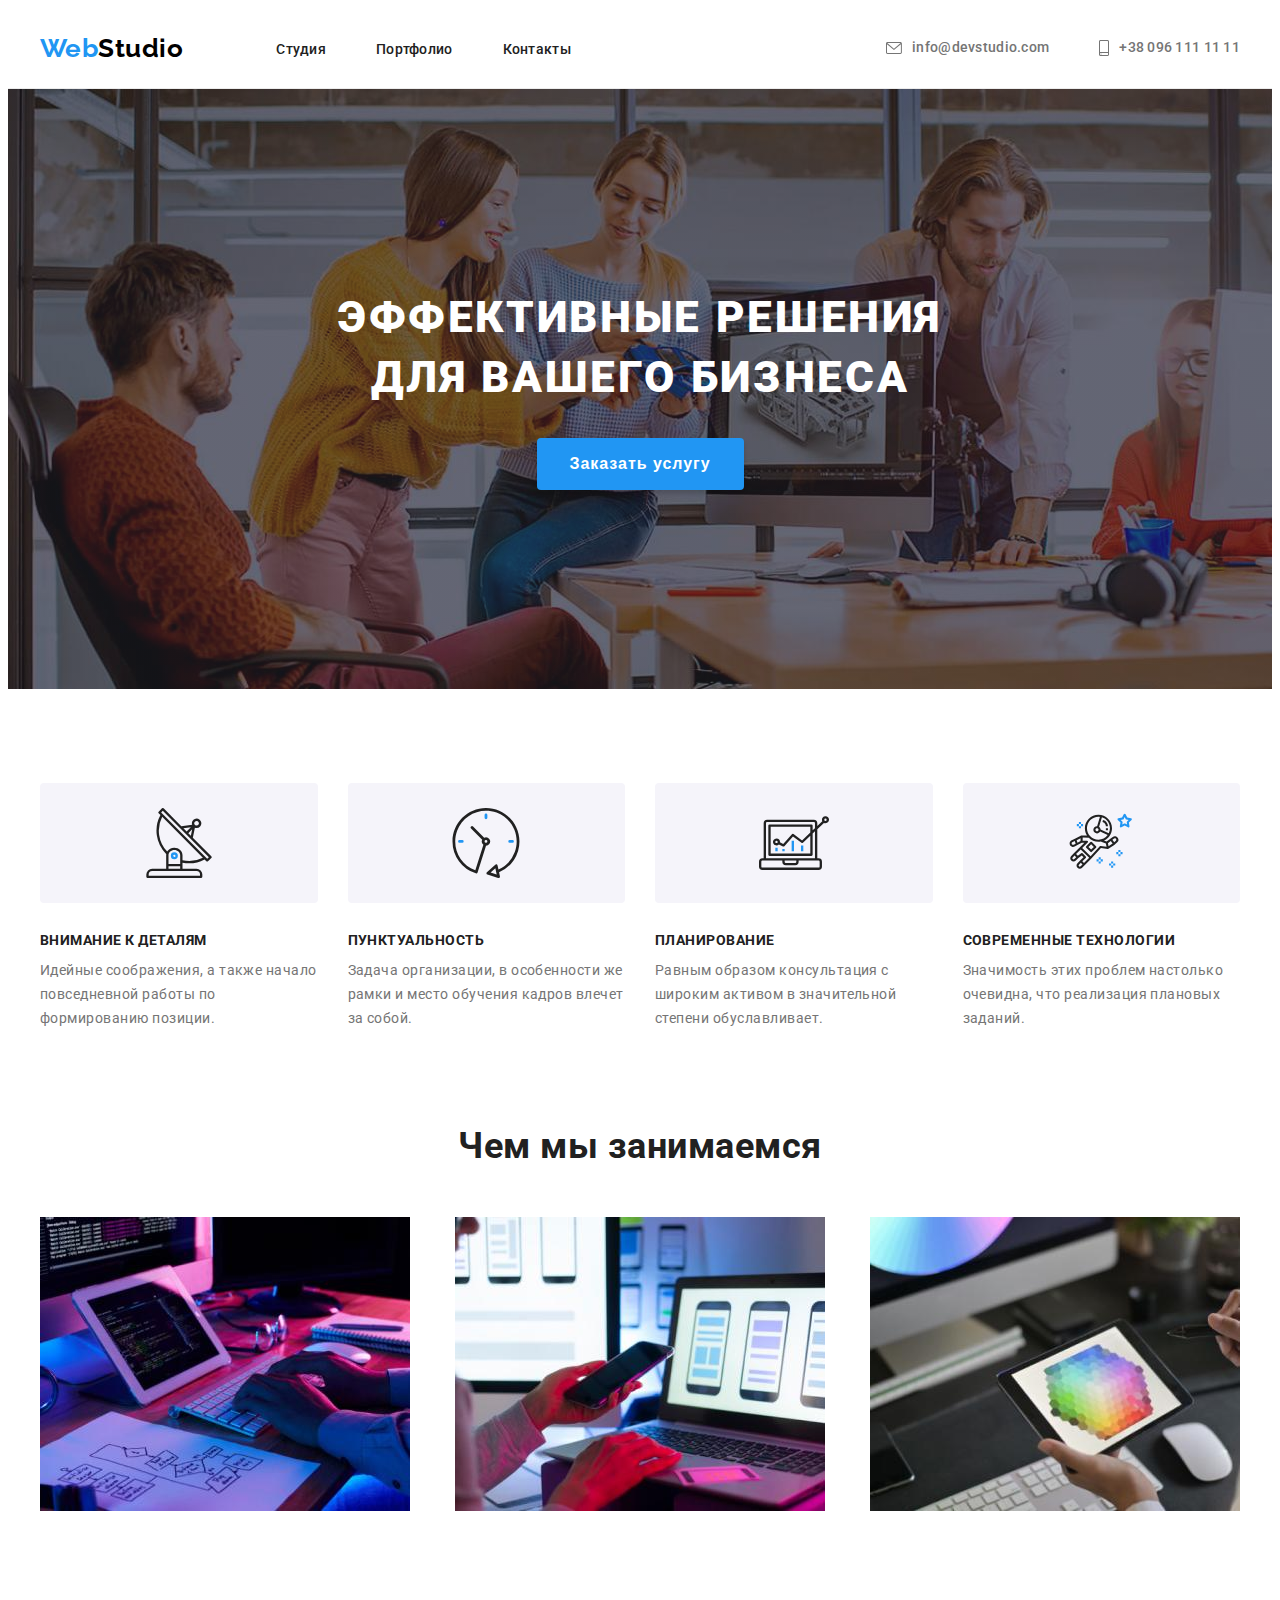
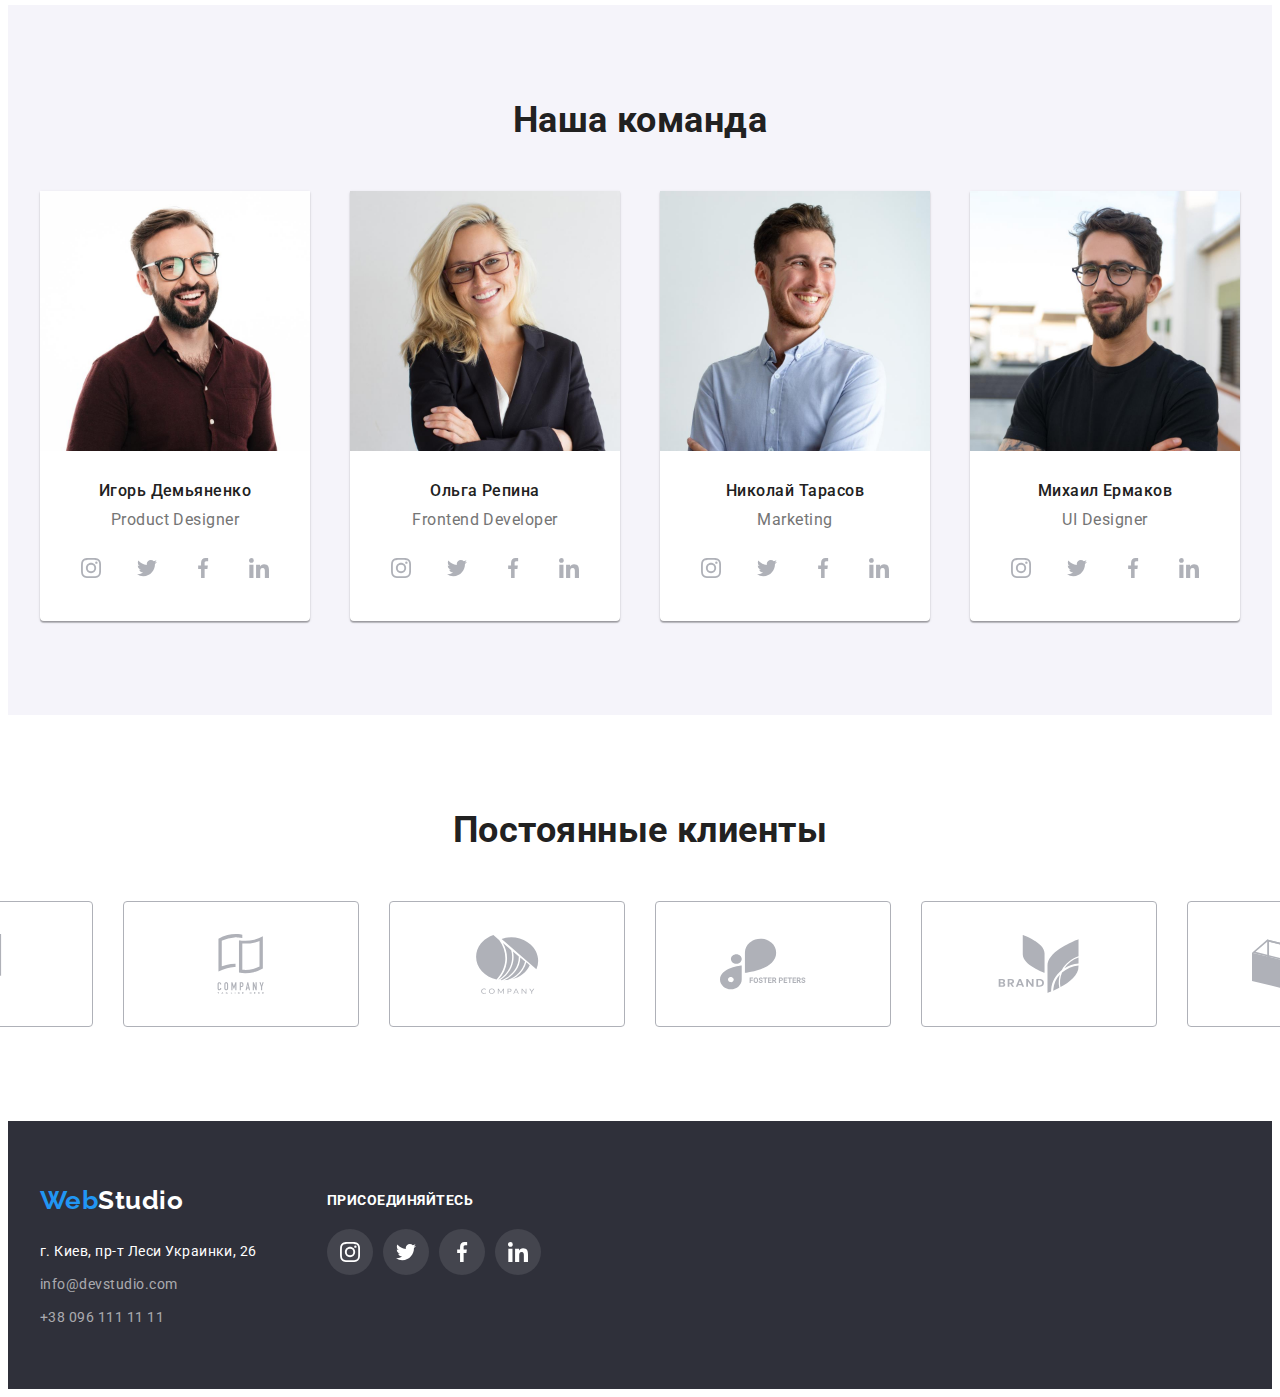
<file: index.html>
<!DOCTYPE html>
<html lang="ru">
  <head>
    <meta charset="UTF-8" />
    <meta http-equiv="X-UA-Compatible" content="IE=edge" />
    <meta name="viewport" content="width=device-width, initial-scale=1.0" />
    <title>WebStudio</title>
    <link rel="preconnect" href="https://fonts.googleapis.com" />
    <link rel="preconnect" href="https://fonts.gstatic.com" crossorigin />
        <link
      href="https://fonts.googleapis.com/css2?family=Raleway:wght@700&family=Roboto:wght@400;500;700;900&display=swap"
      rel="stylesheet"
    />
    <link
      rel="stylesheet"
      href="https://cdnjs.cloudflare.com/ajax/libs/modern-normalize/1.1.0/modern-normalize.min.css"
      integrity="sha512-wpPYUAdjBVSE4KJnH1VR1HeZfpl1ub8YT/NKx4PuQ5NmX2tKuGu6U/JRp5y+Y8XG2tV+wKQpNHVUX03MfMFn9Q=="
      crossorigin="anonymous"
      referrerpolicy="no-referrer"
    />
    <link rel="stylesheet" href="./css/styles.css" />
  </head>
  <!--Шапка сторінки-->
  <body>
    
      <header class="page-header">
      <div class="conteiner header">
      <a class="link logo logo-light" href="./index.html" lang="en"><span class="accent">Web</span>Studio </a>
      <nav class="header-nav">
        <!--Навігація-->
        <ul class="menu list">
          <li class="menu-item"><a class="menu-link link" href="./index.html">Студия</a></li>
          <li class="menu-item"><a class="menu-link link" href="./portfolio.html">Портфолио</a></li>
          <li class="menu-item"><a class="menu-link link" href="/Контакты">Контакты</a></li>
        </ul>
      </nav>
      <ul class="menu-contactul list">
        <li class="menu-contact">
          <div class="imeg-contact">            
            <a class="link header-contact" href="mailto:info@devstudio.com"><svg class="icon-menu" width="16" height="12">
              <use href="./imeges/icons.svg#icon-envelope">
              </use>
            </svg>info@devstudio.com</a>
          </div>          
           </li>
        <li class="menu-contact">
          <div class="imeg-contact">            
          <a class="link header-contact" href="tel:+380961111111"><svg class="icon-menu" width="10" height="16">
            <use href="./imeges/icons.svg#icon-smartphone">
            </use>
          </svg>+38 096 111 11 11</a>
        </div>
        </li>
      </ul>
    </div>
    </header>
      
    <main>
      
        <section class="hero">
          <div class="conteiner hero-content">
          <h1 class="hero-title">Эффективные решения <br /> для вашего бизнеса</h1>
          <button class="modal-btn" type="button">Заказать услугу</button>
           </div>
          </section>
                
        <section class="preferens">
          <div class="conteiner">
        <h2 class="section-title" hidden>Особенности</h2>
        <ul class="list preferens-list">
          <li class="preferens-unit">
            <div class="preferens-imeg">
              <svg class="icon-preferens" width="70" height="70">
                <use href="./imeges/icons.svg#icon-antenna-1">
                </use>
              </svg>
            </div>
            <h3 class="subtitle">Внимание к деталям</h3>
            <p class="text-preferens">
              Идейные соображения, а также начало повседневной работы по формированию позиции.
            </p>
          </li>
          <li class="preferens-unit">
            <div class="preferens-imeg">
              <svg class="icon-preferens" width="70" height="70">
                <use href="./imeges/icons.svg#icon-clock-1">
                </use>
              </svg>
            </div>
            <h3 class="subtitle">Пунктуальность</h3>
            <p class="text-preferens">
              Задача организации, в особенности же рамки и место обучения кадров влечет за собой.
            </p>
          </li>
          <li class="preferens-unit">
            <div class="preferens-imeg">
              <svg class="icon-preferens" width="70" height="70">
                <use href="./imeges/icons.svg#icon-diagram-1">
                </use>
              </svg>
            </div>
            <h3 class="subtitle">Планирование</h3>
            <p class="text-preferens">
              Равным образом консультация с широким активом в значительной степени обуславливает.
            </p>
          </li>
          <li class="preferens-unit">
            <div class="preferens-imeg">
              <svg class="icon-preferens" width="70" height="70">
                <use href="./imeges/icons.svg#icon-astronaut-1">
                </use>
              </svg>
            </div>
            <h3 class="subtitle">Современные технологии</h3>
            <p class="text-preferens">
              Значимость этих проблем настолько очевидна, что реализация плановых заданий.
            </p>
          </li>
        </ul>
      </div>
      </section>
         
        <section class="section about">
          <div class="conteiner">
        <h2 class="section-title">Чем мы занимаемся</h2>
        <ul class="list about-list">
          <li class="about-unit">
            <img src="./imeges/exempl_1.jpg" alt="Пример для ПК" width="370" height="294" />
          </li>
          <li class="about-unit">
            <img src="./imeges/exempl_2.jpg" alt="Пример для смартфона" width="370" height="294" />
          </li>
          <li class="about-unit">
            <img src="./imeges/exempl_3.jpg" alt="Пример для планшета" width="370" height="294" />
          </li>
        </ul>
      </div>
      </section>
                
        <section class="section tim">
          <div class="conteiner">
        <h2 class="section-title">Наша команда</h2>
        <ul class="list tim-list">
          <li class="tim-unit">
            <img src="./imeges/igor.jpg" alt="Игорь Демьяненко" width="270" height="260" />
            <div class="tim-text">
              <h3 class="name">Игорь Демьяненко</h3>
            <p class="text-name" lang="en">Product Designer</p>
            
            <ul class="list tim-imeg">                            
              <li> <a class="social" href="https://www.instagram.com/" target="_blank"
                rel="noopener noreferrer"><svg class="icon-tim" width="20" height="20">
                <use href="./imeges/icons.svg#icon-instagram">
                </use>
              </svg></a></li>

              <li ><a class="social" href="https://twitter.com/" target="_blank"
                rel="noopener noreferrer"><svg class="icon-tim" width="20" height="20">
                <use href="./imeges/icons.svg#icon-twitter">
                </use>
              </svg></a></li>

              <li><a class="social" href="https://www.facebook.com/" target="_blank"
                rel="noopener noreferrer"><svg class="icon-tim" width="20" height="20">
                <use href="./imeges/icons.svg#icon-facebook">
                </use>
              </svg></a></li>

              <li><a class="social" href="https://www.linkedin.com/" target="_blank"
                rel="noopener noreferrer"><svg class="icon-tim" width="20" height="20">
                <use href="./imeges/icons.svg#icon-linkedin">
                </use>
              </svg></a></li>
            </ul>        
          </div>
          </li>

          <li class="tim-unit">
            <img src="./imeges/olga.jpg" alt="Ольга Репина" width="270" height="260" />
            <div class="tim-text">
              <h3 class="name">Ольга Репина</h3>
            <p class="text-name" lang="en">Frontend Developer</p>

            <ul class="list tim-imeg">                            
              <li> <a class="social" href="https://www.instagram.com/" target="_blank"
                rel="noopener noreferrer"><svg class="icon-tim" width="20" height="20">
                <use href="./imeges/icons.svg#icon-instagram">
                </use>
              </svg></a></li>

              <li ><a class="social" href="https://twitter.com/" target="_blank"
                rel="noopener noreferrer"><svg class="icon-tim" width="20" height="20">
                <use href="./imeges/icons.svg#icon-twitter">
                </use>
              </svg></a></li>

              <li><a class="social" href="https://www.facebook.com/" target="_blank"
                rel="noopener noreferrer"><svg class="icon-tim" width="20" height="20">
                <use href="./imeges/icons.svg#icon-facebook">
                </use>
              </svg></a></li>

              <li><a class="social" href="https://www.linkedin.com/" target="_blank"
                rel="noopener noreferrer"><svg class="icon-tim" width="20" height="20">
                <use href="./imeges/icons.svg#icon-linkedin">
                </use>
              </svg></a></li>
            </ul>
            </div>
          </li>

          <li class="tim-unit">
            <img src="./imeges/nikola.jpg" alt="Николай Тарасов" width="270" height="260" />
            <div class="tim-text">
              <h3 class="name">Николай Тарасов</h3>
            <p class="text-name">Marketing</p>

            <ul class="list tim-imeg">                            
              <li> <a class="social" href="https://www.instagram.com/" target="_blank"
                rel="noopener noreferrer"><svg class="icon-tim" width="20" height="20">
                <use href="./imeges/icons.svg#icon-instagram">
                </use>
              </svg></a></li>

              <li ><a class="social" href="https://twitter.com/" target="_blank"
                rel="noopener noreferrer"><svg class="icon-tim" width="20" height="20">
                <use href="./imeges/icons.svg#icon-twitter">
                </use>
              </svg></a></li>

              <li><a class="social" href="https://www.facebook.com/" target="_blank"
                rel="noopener noreferrer"><svg class="icon-tim" width="20" height="20">
                <use href="./imeges/icons.svg#icon-facebook">
                </use>
              </svg></a></li>

              <li><a class="social" href="https://www.linkedin.com/" target="_blank"
                rel="noopener noreferrer"><svg class="icon-tim" width="20" height="20">
                <use href="./imeges/icons.svg#icon-linkedin">
                </use>
              </svg></a></li>
            </ul>
            </div>
            </li>

          <li class="tim-unit">
            <img src="./imeges/mihail.jpg" alt="Михаил Ермаков" width="270" height="260" />
            <div class="tim-text">
              <h3 class="name">Михаил Ермаков</h3>
            <p class="text-name" lang="en">UI Designer</p>

            <ul class="list tim-imeg">                            
              <li> <a class="social" href="https://www.instagram.com/" target="_blank"
                rel="noopener noreferrer"><svg class="icon-tim" width="20" height="20">
                <use href="./imeges/icons.svg#icon-instagram">
                </use>
              </svg></a></li>

              <li ><a class="social" href="https://twitter.com/" target="_blank"
                rel="noopener noreferrer"><svg class="icon-tim" width="20" height="20">
                <use href="./imeges/icons.svg#icon-twitter">
                </use>
              </svg></a></li>

              <li><a class="social" href="https://www.facebook.com/" target="_blank"
                rel="noopener noreferrer"><svg class="icon-tim" width="20" height="20">
                <use href="./imeges/icons.svg#icon-facebook">
                </use>
              </svg></a></li>

              <li><a class="social" href="https://www.linkedin.com/" target="_blank"
                rel="noopener noreferrer"><svg class="icon-tim" width="20" height="20">
                <use href="./imeges/icons.svg#icon-linkedin">
                </use>
              </svg></a></li>
            </ul>
            </div>
            
          </li>
        </ul>
      </div>
      </section>
    
      <section class="section customers">
        <div class="conteiner">
      <h2 class="section-title">Постоянные клиенты</h2>
      <ul class="list customers-list">
        
          <li>
            <a class="customer" href="/" target="_blank"
            rel="noopener noreferrer"><svg class="icon-customer">
            <use href="./imeges/icons.svg#icon-client-1">
            </use>
          </svg></a>        
          </li>

        <li>
          <a class="customer" href="/" target="_blank"
          rel="noopener noreferrer"><svg class="icon-customer">
          <use href="./imeges/icons.svg#icon-client-2">
          </use>
        </svg></a>        
        </li>

        <li>
          <a class="customer" href="/" target="_blank"
          rel="noopener noreferrer"><svg class="icon-customer">
          <use href="./imeges/icons.svg#icon-client-3">
          </use>
        </svg></a>        
        </li>

        <li>
          <a class="customer" href="/" target="_blank"
          rel="noopener noreferrer"><svg class="icon-customer">
          <use href="./imeges/icons.svg#icon-client-4">
          </use>
        </svg></a>        
        </li>

        <li>
          <a class="customer" href="/" target="_blank"
          rel="noopener noreferrer"><svg class="icon-customer">
          <use href="./imeges/icons.svg#icon-client-5">
          </use>
        </svg></a>        
        </li>

        <li>
          <a class="customer" href="/" target="_blank"
          rel="noopener noreferrer"><svg class="icon-customer">
          <use href="./imeges/icons.svg#icon-client-6">
          </use>
        </svg></a>        
        </li>

      </ul>
        </div>
        
      </section>
    
    </main>
   
      <footer class="footer">
        <div class="conteiner page-down">
          <div class="contakts">
      <a class="link logo logo-dark" href="./index.html" lang="en"><span class="accent">Web</span>Studio </a>
      <address>
        <ul class="list">
          <li class="footer-unit">
            <a
              class="link place"
              href="https://www.google.com/maps/@50.4265807,30.5361971,17z"
              target="_blank"
              rel="noopener noreferrer"
              >г. Киев, пр-т Леси Украинки, 26</a
            >
          </li>
          <li class="footer-unit">
            <a class="link footer-contact" href="mailto:info@devstudio.com">info@devstudio.com</a>
          </li>
          <li class="footer-unit">
            <a class="link footer-contact" href="tel:+380961111111">+38 096 111 11 11</a>
          </li>
        </ul>
      </address>
      </div>

      <div class="join">
        <h3 class="subtitle">Присоединяйтесь</h3>
        <ul class="list footer-imeg">                            
          <li> <a class="social" href="https://www.instagram.com/" target="_blank"
            rel="noopener noreferrer"><svg class="icon-footer" width="20" height="20">
            <use href="./imeges/icons.svg#icon-instagram">
            </use>
          </svg></a></li>
  
          <li ><a class="social" href="https://twitter.com/" target="_blank"
            rel="noopener noreferrer"><svg class="icon-footer" width="20" height="20">
            <use href="./imeges/icons.svg#icon-twitter">
            </use>
          </svg></a></li>
  
          <li><a class="social" href="https://www.facebook.com/" target="_blank"
            rel="noopener noreferrer"><svg class="icon-footer" width="20" height="20">
            <use href="./imeges/icons.svg#icon-facebook">
            </use>
          </svg></a></li>
  
          <li><a class="social" href="https://www.linkedin.com/" target="_blank"
            rel="noopener noreferrer"><svg class="icon-footer" width="20" height="20">
            <use href="./imeges/icons.svg#icon-linkedin">
            </use>
          </svg></a></li>
        </ul>
      </div>
    </div>
 
    </footer>
    
  </body>
 
</html>
</file>
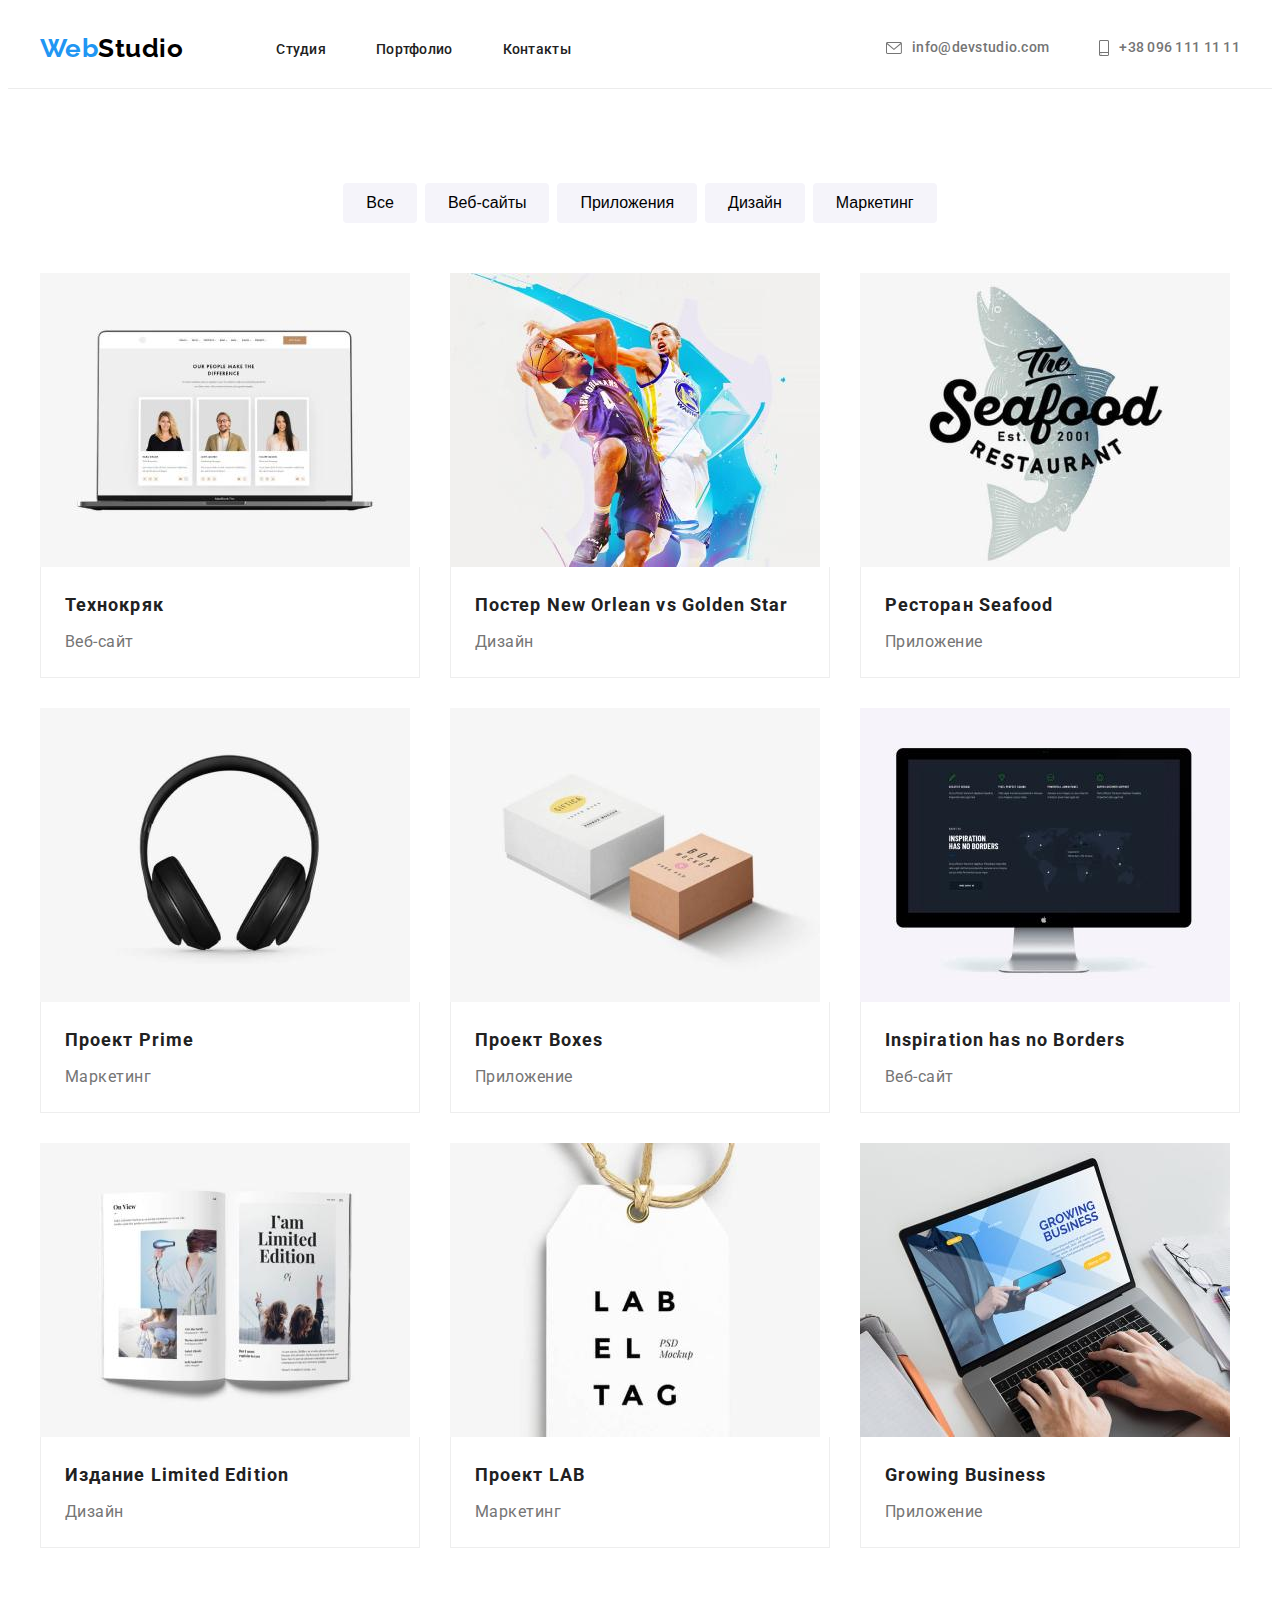
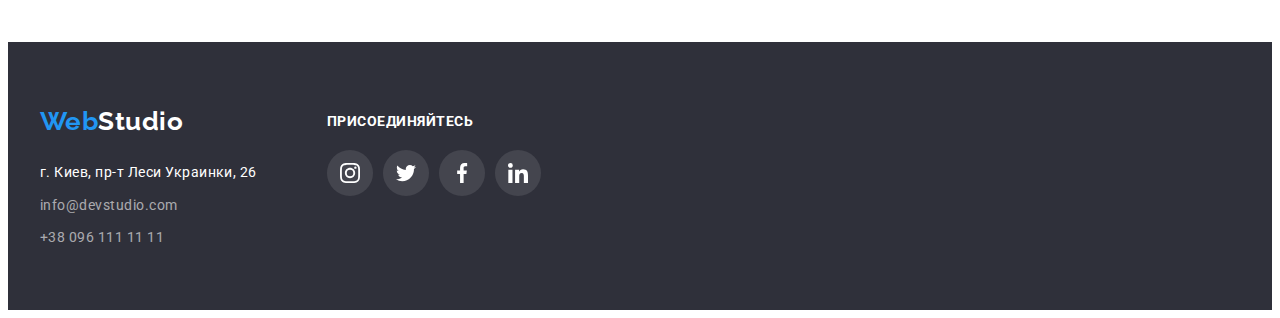
<file: portfolio.html>
<!DOCTYPE html>
<html lang="ru">
  <head>
    <meta charset="UTF-8" />
    <meta http-equiv="X-UA-Compatible" content="IE=edge" />
    <meta name="viewport" content="width=device-width, initial-scale=1.0" />
    <title>portfolio</title>
    <link rel="preconnect" href="https://fonts.googleapis.com" />
    <link rel="preconnect" href="https://fonts.gstatic.com" crossorigin />
    <link
      href="https://fonts.googleapis.com/css2?family=Raleway:wght@700&family=Roboto:wght@400;500;700;900&display=swap"
      rel="stylesheet"
    />
    <link
      rel="stylesheet"
      href="https://cdnjs.cloudflare.com/ajax/libs/modern-normalize/1.1.0/modern-normalize.min.css"
      integrity="sha512-wpPYUAdjBVSE4KJnH1VR1HeZfpl1ub8YT/NKx4PuQ5NmX2tKuGu6U/JRp5y+Y8XG2tV+wKQpNHVUX03MfMFn9Q=="
      crossorigin="anonymous"
      referrerpolicy="no-referrer"
    />
    <link rel="stylesheet" href="./css/styles.css" />
  </head>
  <!--Шапка сторінки-->
  <body>
    <header class="page-header">
      <div class="conteiner header">
      <a class="link logo logo-light" href="./index.html" lang="en"><span class="accent">Web</span>Studio </a>
      <nav class="header-nav">
        <!--Навігація-->
        <ul class="menu list">
          <li class="menu-item"><a class="menu-link link" href="./index.html">Студия</a></li>
          <li class="menu-item"><a class="menu-link link" href="./portfolio.html">Портфолио</a></li>
          <li class="menu-item"><a class="menu-link link" href="/Контакты">Контакты</a></li>
        </ul>
      </nav>
      <ul class="menu-contactul list">
        <li class="menu-contact">
          <div class="imeg-contact">            
            <a class="link header-contact" href="mailto:info@devstudio.com"><svg class="icon-menu" width="16" height="12">
              <use href="./imeges/icons.svg#icon-envelope">
              </use>
            </svg>info@devstudio.com</a>
          </div>          
           </li>
        <li class="menu-contact">
          <div class="imeg-contact">            
          <a class="link header-contact" href="tel:+380961111111"><svg class="icon-menu" width="10" height="16">
            <use href="./imeges/icons.svg#icon-smartphone">
            </use>
          </svg>+38 096 111 11 11</a>
        </div>
        </li>
      </ul>
    </div>
    </header>
    <main>
            
      <section class="section portfolio">

        <div class="conteiner filter" >
          <h1 class="portfolio-title" hidden>Фильтры</h1>
          <ul class="list portfolio-filter">
            <li class="filter-unit">
              <button class="filter-btn" type="button">Все</button>
            </li>
            <li class="filter-unit">
              <button class="filter-btn" type="button">Веб-сайты</button>
            </li>
            <li class="filter-unit">
              <button class="filter-btn" type="button">Приложения</button>
            </li>
            <li class="filter-unit">
              <button class="filter-btn" type="button">Дизайн</button>
            </li>
            <li class="filter-unit">
              <button class="filter-btn" type="button">Маркетинг</button>
            </li>
          </ul></div>

        <div class="conteiner">
          <h2 class="section-title" hidden>Примеры работ</h2>
          <ul class="list work">
            <li class="work-unit">
              <a class="work-link link" href="/">
                <img src="./imeges/portfolio/tehno.jpg" alt="Технокряк" width="370" height="294" />
              </a>
              <div class="border">
                <h3 class="work-name">Технокряк</h3>
                <p class="work-text">Веб-сайт</p>
              </div>
            </li>

            <li class="work-unit">
              <a class="work-link link" href="/">
                <img
                  src="./imeges/portfolio/neworlean.jpg"
                  alt="Постер New Orlean vs Golden Star"
                  width="370"
                  height="294"
                />
              </a>
              <div class="border">
                <h3 class="work-name">Постер <span lang="en">New Orlean vs Golden Star</span></h3>
              <p class="work-text">Дизайн</p>
              </div>
              
            </li>
            <li class="work-unit">
              <a class="work-link link" href="/">
                <img
                  src="./imeges/portfolio/seafood.jpg"
                  alt="Ресторан Seafood"
                  width="370"
                  height="294"
                />
              </a>
              <div class="border">
                <h3 class="work-name">Ресторан <span lang="en">Seafood</span></h3>
              <p class="work-text">Приложение</p>
              </div>
              
            </li>
            <li class="work-unit">
              <a class="work-link link" href="/">
                <img src="./imeges/portfolio/prime.jpg" alt="Проект Prime" width="370" height="294" />
              </a>
              <div class="border">
                <h3 class="work-name">Проект <span lang="en">Prime</span></h3>
              <p class="work-text">Маркетинг</p>
              </div>
             
            </li>
            <li class="work-unit">
              <a class="work-link link" href="/">
                <img src="./imeges/portfolio/boxes.jpg" alt="Проект Boxes" width="370" height="294" />
              </a>
              <div class="border">
                <h3 class="work-name">Проект <span lang="en">Boxes</span></h3>
              <p class="work-text">Приложение</p>
              </div>
              </li>

            <li class="work-unit">
              <a class="work-link link" href="/">
                <img
                  src="./imeges/portfolio/inspiration.jpg"
                  alt="Inspiration has no Borders"
                  width="370"
                  height="294"
                />
              </a>
              <div class="border">
                <h3 class="work-name" lang="en">Inspiration has no Borders</h3>
              <p class="work-text">Веб-сайт</p>
              </div>
              
            </li>

            <li class="work-unit">
              <a class="work-link link" href="/">
                <img
                  src="./imeges/portfolio/limited.jpg"
                  alt="Издание Limited Edition"
                  width="370"
                  height="294"
                />
              </a>
              <div class="border"><h3 class="work-name">Издание <span lang="en">Limited Edition</span></h3>
                <p class="work-text">Дизайн</p>
              </div>
              </li>
            <li class="work-unit">
              <a class="work-link link" href="/">
                <img src="./imeges/portfolio/lab.jpg" alt="Проект LAB" width="370" height="294" />
              </a>
              <div class="border"><h3 class="work-name">Проект <span lang="en">LAB</span></h3>
                <p class="work-text">Маркетинг</p></div>
              
            </li>
             
            <li class="work-unit">
              <a class="work-link link" href="/">
                <img
                  src="./imeges/portfolio/growing.jpg"
                  alt="Growing Business"
                  width="370"
                  height="294"
                />
              </a>
              <div class="border"> <h3 class="work-name" lang="en">Growing Business</h3>
                <p class="work-text">Приложение</p></div>
             
            </li>
          </ul>
        </div>
       </section>
    </main>


    <footer class="footer">
      <div class="conteiner page-down">
        <div class="contakts">
    <a class="link logo logo-dark" href="./index.html" lang="en"><span class="accent">Web</span>Studio </a>
    <address>
      <ul class="list">
        <li class="footer-unit">
          <a
            class="link place"
            href="https://www.google.com/maps/@50.4265807,30.5361971,17z"
            target="_blank"
            rel="noopener noreferrer"
            >г. Киев, пр-т Леси Украинки, 26</a
          >
        </li>
        <li class="footer-unit">
          <a class="link footer-contact" href="mailto:info@devstudio.com">info@devstudio.com</a>
        </li>
        <li class="footer-unit">
          <a class="link footer-contact" href="tel:+380961111111">+38 096 111 11 11</a>
        </li>
      </ul>
    </address>
    </div>

    <div class="join">
      <h3 class="subtitle">Присоединяйтесь</h3>
      <ul class="list footer-imeg">                            
        <li> <a class="social" href="https://www.instagram.com/" target="_blank"
          rel="noopener noreferrer"><svg class="icon-footer" width="20" height="20">
          <use href="./imeges/icons.svg#icon-instagram">
          </use>
        </svg></a></li>

        <li ><a class="social" href="https://twitter.com/" target="_blank"
          rel="noopener noreferrer"><svg class="icon-footer" width="20" height="20">
          <use href="./imeges/icons.svg#icon-twitter">
          </use>
        </svg></a></li>

        <li><a class="social" href="https://www.facebook.com/" target="_blank"
          rel="noopener noreferrer"><svg class="icon-footer" width="20" height="20">
          <use href="./imeges/icons.svg#icon-facebook">
          </use>
        </svg></a></li>

        <li><a class="social" href="https://www.linkedin.com/" target="_blank"
          rel="noopener noreferrer"><svg class="icon-footer" width="20" height="20">
          <use href="./imeges/icons.svg#icon-linkedin">
          </use>
        </svg></a></li>
      </ul>
    </div>
  </div>

  </footer>
  </body>
</html>
</file>
<file: css/styles.css>
:root {
  --main-font: 'Roboto', sans-serif;
  --secondary-font: 'Raleway', sans-serif;
  --hover-color: #2196f3;
  --background-hero: rgba(47, 48, 58, 0.4);
  --background-tim: #f5f4fa;
  --background-footer: #2f303a;
  --background-section: #FFFFFF;
  --header-contact: #757575;
  --color-passiv-icon-link: #AFB1B8;
}

.list {
  margin-top: 0;
  margin-bottom: 0;
  padding: 0;
  list-style: none;
}
.link {
  text-decoration: none;
}

h1,h2,h3,p {
  margin-top: 0;
  margin-bottom: 0;
}

/*components*/

body {
  font-family: var(--main-font);
  color: #212121;
  letter-spacing: 0.03em;
}

img {
  display: block;
  max-width: 100%;
}

.logo {
  font-family: var(--secondary-font);
  font-weight: 700;
  font-size: 26px;
  line-height: 1.48;
 
  /* outline: 2px solid blue; */
}

.logo-light {
  display: block;
  color: #000000;
}

.logo-dark {
  display: block;
  margin-bottom: 20px;
  color: #ffffff;
}
.accent {
  color: var(--hover-color);
}

.section {
  padding-top: 94px;
  padding-bottom: 94px;
}

.conteiner {
  margin-top: 0;
  margin-bottom: 0;
  margin-left: auto;
  margin-right: auto;
  padding-left: 15px;
  padding-right: 15px;
  width: 1200px;
  
   /* outline: 2px solid blue; */
}


.button {
  display: inline-block;
  border: 1px solid transparent;
  border-radius: 4px;
  }



.section-title {
  margin-top: 0;
  margin-bottom: 50px;
  
    font-size: 36px;
    line-height: 1.17;
    text-align: center;
  }
  .subtitle {
    margin-top: 0;
    margin-bottom: 10px;
  
    font-size: 14px;
    line-height: 1.14;
    text-transform: uppercase;
  }

/*headear*/

.page-header {
  background-color: var(--background-section);
  border-bottom-width: 1px;
  border-bottom-color: #ECECEC;
  border-bottom-style: solid;
}

.header {
  display: flex;
  align-items: center;
  margin-bottom: 0;
     
  /* outline: 2px solid blue; */
}

.menu  {
  display: flex;
  margin: 0;
  margin-left: 93px;
  padding: 0;
}
/* .menu > .menu-item:not(:last-child) { */
  /* margin-right: 50px; } */

.menu .menu-item + .menu-item {
  margin-left: 50px;
}

.menu-link {
  font-weight: 500;
  font-size: 14px;
  line-height: 1.14;
  letter-spacing: 0.02em;
  color: #212121;
  padding-top: 32px;
  padding-bottom: 32px;

  /* outline: 2px solid blue; */
}
.menu-link:hover,
.menu-link:focus {
  color: var(--hover-color);
}

.menu-contactul {
  display: flex;
  margin: 0;
  margin-left: auto;
  /* padding-top: 32px; */
  /* padding-bottom: 32px; */
  }

.header-contact {
  display: flex;
  align-items: center;
  font-weight: 500;
  font-size: 14px;
  line-height: 1.14;
  letter-spacing: 0.02em;
  color: var(--header-contact);
  padding-top: 32px;
  padding-bottom: 32px;
    
  /* outline: 2px solid blue; */
}

.icon-menu {
  margin-right: 10px;
  fill: var(--header-contact); }

.imeg-contact:hover .icon-menu,
.imeg-contact:focus .icon-menu {
   fill: var(--hover-color);
}

.header-contact:hover,
.header-contact:focus {
  color: var(--hover-color);
}

.menu-contactul > .menu-contact:not(:last-child) {
    margin-right: 50px;
}

/*hero*/
.hero {
  display: flex;
  justify-content: center;
  align-items: center;
  height: 600px;
  max-width: 1600px;
  margin-left:auto;
  margin-right: auto;
  text-align: center;
  background-image: linear-gradient(
    to right,
    var(--background-hero),
    var(--background-hero)
  ),
  url(../imeges/main.jpg);
    
}

.hero-title {
  margin-bottom: 30px;
  font-weight: 900;
  font-size: 44px;
  line-height: 1.36;
  text-align: center;
  letter-spacing: 0.06em;
  text-transform: uppercase;
  color: #ffffff;
     
  /* outline: 2px solid blue; */
}

.modal-btn {
  font-weight: 700;
  font-size: 16px;
  line-height: 1.88;
  color: #ffffff;
  
  min-width: 200px;
  align-items: center;
  text-align: center;
  letter-spacing: 0.06em;
  cursor: pointer;

  background: var(--hover-color);
  box-shadow: 0px 4px 4px rgba(0, 0, 0, 0.15);
  padding: 10px 32px;
  border: 1px solid transparent;
  border-radius: 4px;
}


/* .modal-btn:hover { */
  /* box-shadow: 0px 4px 4px rgba(0, 0, 0, 0.15); */
/* } */

/*preferens*/

.preferens {
  padding-top: 94px;
  background-color: var(--background-section);
}

.preferens-list {
  display: flex;
  justify-content: space-between;
}

.preferens-unit {
  width: calc((100% - 90px) / 4);
 
}

.preferens-unit:not(:last-child) {
    margin-right: 30px;
}

.text-preferens {
  font-size: 14px;
  line-height: 1.71;
  color: #757575;
}

.preferens-imeg {
  display: flex;
  justify-content: center;
  align-items: center;
  height: 120px;
  margin-bottom: 30px;
  background-color: var(--background-tim);
  border-radius: 4px;
}

/*about*/

.about {
  background-color: var(--background-section);
}

.about-list {
  display: flex;
  justify-content: space-between;
}

/*tim*/
.tim {  
  background-color:var(--background-tim);
 }


.tim-list {
  display: flex;
  justify-content: space-between;
}  

.tim-unit {
  background: #FFFFFF;
  box-shadow: 0px 1px 3px rgba(0, 0, 0, 0.12), 0px 1px 1px rgba(0, 0, 0, 0.14), 0px 2px 1px rgba(0, 0, 0, 0.2);
  border-radius: 0px 0px 4px 4px;

}

.tim-text {
  padding-top: 30px;
  padding-bottom: 30px;
}

.name {
  font-weight: 500;
  font-size: 16px;
  line-height: 1.19;
  text-align: center;
  margin-bottom: 10px;
 
}

.text-name {
  font-size: 16px;
  line-height: 1.19;
  text-align: center;
  color: #757575;
  margin-bottom: 16px;

}

.tim-imeg {
  display: flex;
  justify-content: center;

}

.tim-imeg li + li {
  margin-left: 10px;
}

.social {
  display: flex;
  justify-content: center;
  align-items: center;
  width: 44px;
  height: 44px;
  background-color: var(--background-section);
  border-radius: 50%;
  border: 1px solid transparent;
  cursor: pointer;
 
}

.icon-tim {
 
  fill: var(--color-passiv-icon-link);
}

.social:hover {
  background-color: var(--hover-color);
}

.social:hover .icon-tim,
.social:focus .icon-tim {
   fill: var(--background-section);
}

/*customers*/

.customers-list {
  display: flex;
  justify-content: center;

}
.customers-list li + li {
  margin-left: 30px;
}

.customer {
  display: flex;
  justify-content: center;
  align-items: center;
  width: 170px;
  height: 92px;
  background-color: var(--background-section);
  border-radius: 4px;
  border: 1px solid var(--color-passiv-icon-link);
  cursor: pointer;
  padding: 16px 32px;
 
}

.icon-customer {
  width: 106px;
  height: 60px;
  fill: var(--color-passiv-icon-link);
}

.customer:hover {
  border-color: var(--hover-color);
}

.customer:hover .icon-customer,
.customer:focus .icon-customer {
   fill: var(--hover-color);
}



/*footer*/

.footer {
  background: var(--background-footer);

}
.page-down {
  display: flex;
    
}
.contakts {
  padding: 60px 0;
  margin-bottom: 0;
  margin-right: 70px;
      
  /* outline: 2px solid blue; */
}


.footer-unit:not(:last-child) {
  margin-bottom: 9px;
  
}

address {
  text-decoration: none;
  font-style: normal;
}
.place {
  display: block;
  font-size: 14px;
  line-height: 1.71;
  color: #ffffff;
}
.place:hover,
.place:focus {
  color: var(--hover-color);
}
.footer-contact {
  display: block;
  font-size: 14px;
  line-height: 1.71;
  color: rgba(255, 255, 255, 0.6);
}

.footer-contact:hover,
.footer-contact:focus {
  color: var(--hover-color);
}
.join {
  padding-top: 72px;
}

.join .subtitle {
  color: var(--background-section);
  margin-bottom: 20px;
}

.footer-imeg {
  display: flex;
  justify-content: center;

}

.footer-imeg li + li {
  margin-left: 10px;
}

.social {
  display: flex;
  justify-content: center;
  align-items: center;
  width: 44px;
  height: 44px;
  background-color: rgba(255, 255, 255, 0.1);
  border-radius: 50%;
  border: 1px solid transparent;
  cursor: pointer;
 
}

.icon-footer {
  fill: var(--background-section);
}

.social:hover,
.social:focus {
  background-color: var(--hover-color);
}

.social:hover .icon-tim,
.social:focus .icon-tim {
   fill: var(--background-section);
}


/*Portfolio*/

/*Filter*/

.filter {
   margin-bottom: 50px;
 
}

 .portfolio-filter {
   display: flex;
   justify-content: center;

 } 

 .portfolio-filter .filter-unit + .filter-unit {
  margin-left: 8px;
}


.filter-btn {
  font-weight: 500;
  font-size: 16px;
  line-height: 1.62;
  text-align: center;
  cursor: pointer;
  background-color: #F5F4FA;
  border: 1px solid transparent;
  border-radius: 4px;
  padding: 6px 22px;
 
}

.filter-btn:hover,
.filter-btn:focus {
  background-color: var(--hover-color);
  color: #ffffff;
  filter: drop-shadow(0px 4px 4px rgba(0, 0, 0, 0.25));
}

/*Work*/

.work {
  display: flex;
  flex-wrap: wrap;
}

.work-unit:hover,
.work-unit:focus {
  box-shadow: 0px 4px 4px rgba(0, 0, 0, 0.25);
}

.work-unit {
  width: calc((100% - 60px) / 3);
  margin-right: 30px;
  margin-bottom: 30px;
  

}
 .work-unit:nth-child(3n) {
   margin-right: 0;
 }
 .work-unit:nth-last-child(-n+3) {
  margin-bottom: 0;
}

.border {
  padding: 20px 24px;
  border-left: 1px solid #EEEEEE;
  border-right: 1px solid #EEEEEE;
  border-bottom: 1px solid #EEEEEE;
}

.work-name {
  margin-bottom: 4px;

  font-size: 18px;
  line-height: 2;
  letter-spacing: 0.06em;
}

.work-text {
  font-size: 16px;
  line-height: 1.88;
  color: #757575;
}
</file>
